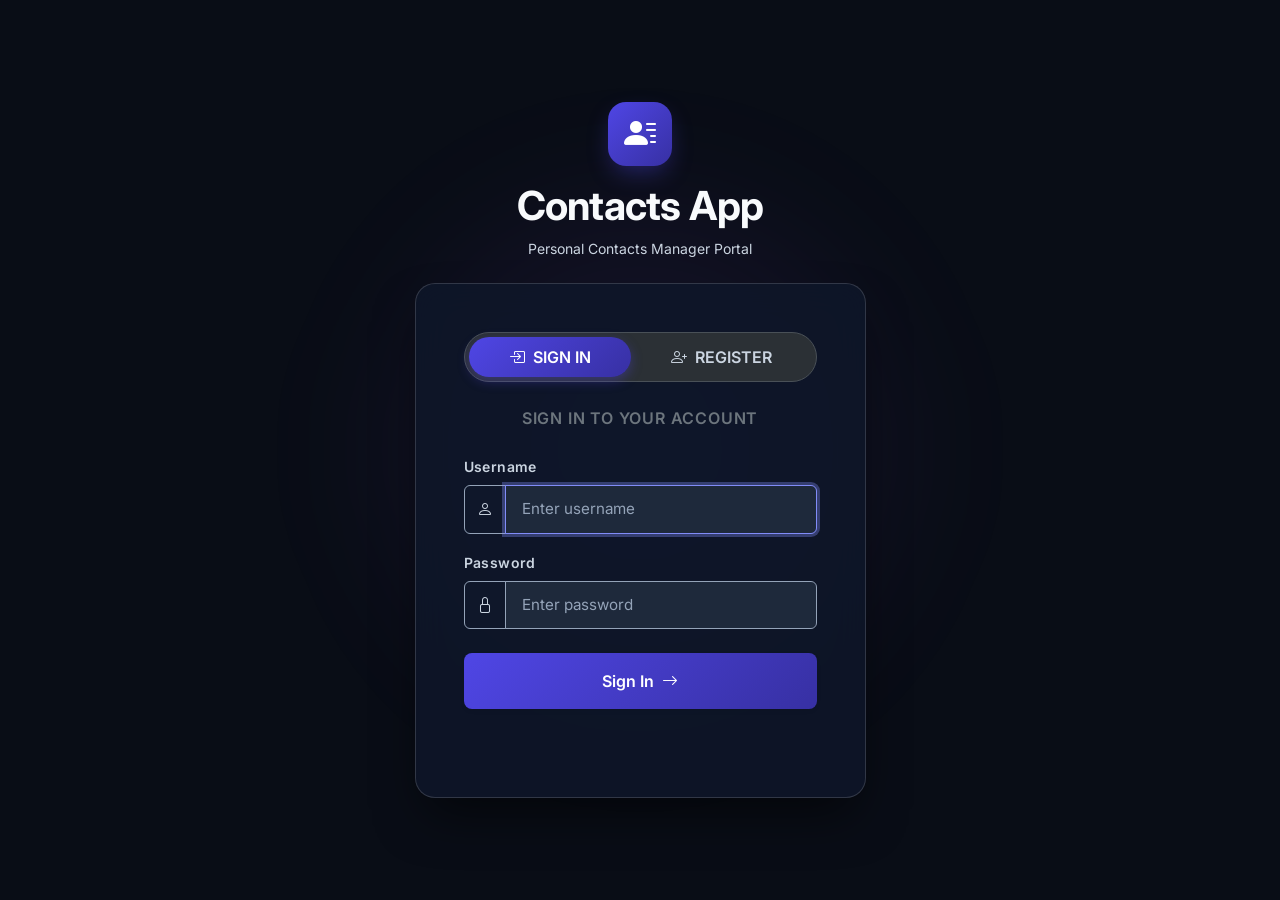
<file: index.html>
<!DOCTYPE html>
<html lang="en" data-bs-theme="dark">
<head>
    <meta charset="UTF-8">
    <meta name="viewport" content="width=device-width, initial-scale=1.0">
    <title>Contact Manager — Sign In / Register</title>
    <!-- Google Fonts -->
    <link rel="preconnect" href="https://fonts.googleapis.com">
    <link rel="preconnect" href="https://fonts.gstatic.com" crossorigin>
    <link href="https://fonts.googleapis.com/css2?family=Inter:wght@300;400;500;600;700&display=swap" rel="stylesheet">
    <!-- Bootstrap 5.3 & Icons -->
    <link href="https://cdn.jsdelivr.net/npm/bootstrap@5.3.3/dist/css/bootstrap.min.css" rel="stylesheet">
    <link href="https://cdn.jsdelivr.net/npm/bootstrap-icons@1.11.3/font/bootstrap-icons.min.css" rel="stylesheet">
    <!-- Custom Styles -->
    <link href="css/styles.css" rel="stylesheet">
    <!-- Core Application Logic -->
    <script type="text/javascript" src="js/code.js"></script>
</head>
<body class="d-flex align-items-center justify-content-center min-vh-100 py-5">
    <div class="background-glow"></div>
    <main class="container">
        <div class="row justify-content-center">
            <div class="col-12 col-sm-10 col-md-8 col-lg-5">
                
                <!-- Title Header -->
                <div class="text-center mb-4">
                    <div class="app-icon-wrapper mb-3 mx-auto">
                        <i class="bi bi-person-lines-fill"></i>
                    </div>
                    <h1 id="title" class="fw-bold tracking-tight">Contacts App</h1>
                    <p class="text-secondary-contrast small mb-0">Personal Contacts Manager Portal</p>
                </div>

                <!-- Main Glassmorphism Card -->
                <div id="loginDiv" class="card glass-card shadow-lg border-0 p-4 p-sm-5">
                    <div class="card-body p-0">
                        
                        <!-- Nav Pills for Switching between Sign In and Register -->
                        <ul class="nav nav-pills nav-fill bg-body-tertiary p-1 rounded-pill mb-4 border" id="authTabs" role="tablist">
                            <li class="nav-item" role="presentation">
                                <button class="nav-link active rounded-pill py-2 small fw-semibold text-uppercase tracking-wider" 
                                        id="tab-login" data-bs-toggle="pill" data-bs-target="#loginTabPane" type="button" role="tab" 
                                        aria-controls="loginTabPane" aria-selected="true">
                                    <i class="bi bi-box-arrow-in-right me-1"></i> Sign In
                                </button>
                            </li>
                            <li class="nav-item" role="presentation">
                                <button class="nav-link rounded-pill py-2 small fw-semibold text-uppercase tracking-wider" 
                                        id="tab-register" data-bs-toggle="pill" data-bs-target="#registerTabPane" type="button" role="tab" 
                                        aria-controls="registerTabPane" aria-selected="false">
                                    <i class="bi bi-person-plus me-1"></i> Register
                                </button>
                            </li>
                        </ul>

                        <div class="tab-content" id="authTabsContent">
                            
                            <!-- ================= SIGN IN VIEW ================= -->
                            <div class="tab-pane fade show active" id="loginTabPane" role="tabpanel" aria-labelledby="tab-login" tabindex="0">
                                <span id="inner-title" class="d-block text-center fw-semibold text-uppercase tracking-wider mb-4 fs-6 text-secondary">
                                    Sign In to Your Account
                                </span>
                                
                                <form id="loginForm" onsubmit="event.preventDefault(); doLogin(event);" class="needs-validation">
                                    <!-- Username Input Group -->
                                    <div class="mb-3">
                                        <label for="loginName" class="form-label form-label-contrast small">Username</label>
                                        <div class="input-group">
                                            <span class="input-group-text"><i class="bi bi-person text-secondary-contrast"></i></span>
                                            <input type="text" id="loginName" class="form-control" placeholder="Enter username" 
                                                   autocomplete="username" autocapitalize="none" spellcheck="false" required autofocus />
                                        </div>
                                    </div>
                                    
                                    <!-- Password Input Group -->
                                    <div class="mb-4">
                                        <label for="loginPassword" class="form-label form-label-contrast small">Password</label>
                                        <div class="input-group">
                                            <span class="input-group-text"><i class="bi bi-lock text-secondary-contrast"></i></span>
                                            <input type="password" id="loginPassword" class="form-control" placeholder="Enter password" 
                                                   autocomplete="current-password" required />
                                        </div>
                                    </div>

                                    <!-- Login Button -->
                                    <button type="submit" id="loginButton" class="buttons btn btn-primary w-100 py-3 fw-semibold rounded-3 shadow-sm d-flex align-items-center justify-content-center gap-2">
                                        <span>Sign In</span>
                                        <i class="bi bi-arrow-right"></i>
                                    </button>
                                </form>

                                <!-- Feedback Result Message -->
                                <div class="mt-3 text-center">
                                    <span id="loginResult" class="small fw-semibold"></span>
                                </div>
                            </div>

                            <!-- ================= REGISTER VIEW ================= -->
                            <div class="tab-pane fade" id="registerTabPane" role="tabpanel" aria-labelledby="tab-register" tabindex="0">
                                <span class="d-block text-center fw-semibold text-uppercase tracking-wider mb-4 fs-6 text-secondary">
                                    Create a New Account
                                </span>
                                
                                <form id="registerForm" onsubmit="event.preventDefault(); doRegister(event);" class="needs-validation">
                                    <!-- First & Last Name row -->
                                    <div class="row g-2 mb-3">
                                        <div class="col-6">
                                            <label for="registerFirstName" class="form-label form-label-contrast small">First Name</label>
                                            <input type="text" id="registerFirstName" class="form-control" placeholder="Jane" 
                                                   autocomplete="given-name" required />
                                        </div>
                                        <div class="col-6">
                                            <label for="registerLastName" class="form-label form-label-contrast small">Last Name</label>
                                            <input type="text" id="registerLastName" class="form-control" placeholder="Doe" 
                                                   autocomplete="family-name" required />
                                        </div>
                                    </div>

                                    <!-- Register Username -->
                                    <div class="mb-3">
                                        <label for="registerUsername" class="form-label form-label-contrast small">Username</label>
                                        <div class="input-group">
                                            <span class="input-group-text"><i class="bi bi-person text-secondary-contrast"></i></span>
                                            <input type="text" id="registerUsername" class="form-control" placeholder="Choose a username" 
                                                   autocomplete="username" autocapitalize="none" spellcheck="false" required />
                                        </div>
                                    </div>
                                    
                                    <!-- Register Password -->
                                    <div class="mb-3">
                                        <label for="registerPassword" class="form-label form-label-contrast small">Password</label>
                                        <div class="input-group">
                                            <span class="input-group-text"><i class="bi bi-lock text-secondary-contrast"></i></span>
                                            <input type="password" id="registerPassword" class="form-control" placeholder="At least 8 characters" 
                                                   autocomplete="new-password" minlength="8" required />
                                        </div>
                                        <span class="text-secondary small d-block mt-1">Must be at least 8 characters.</span>
                                    </div>

                                    <!-- Confirm Password -->
                                    <div class="mb-4">
                                        <label for="registerConfirmPassword" class="form-label form-label-contrast small">Confirm Password</label>
                                        <div class="input-group">
                                            <span class="input-group-text"><i class="bi bi-shield-lock text-secondary-contrast"></i></span>
                                            <input type="password" id="registerConfirmPassword" class="form-control" placeholder="Re-enter password" 
                                                   autocomplete="new-password" minlength="8" required />
                                        </div>
                                    </div>

                                    <!-- Register Button -->
                                    <button type="submit" id="registerButton" class="buttons btn btn-success w-100 py-3 fw-semibold rounded-3 shadow-sm d-flex align-items-center justify-content-center gap-2">
                                        <span>Create Account</span>
                                        <i class="bi bi-check2-circle"></i>
                                    </button>
                                </form>

                                <!-- Feedback Result Message -->
                                <div class="mt-3 text-center">
                                    <span id="registerResult" class="small fw-semibold"></span>
                                </div>
                            </div>

                        </div>

                    </div>
                </div>

            </div>
        </div>
    </main>

    <script src="https://cdn.jsdelivr.net/npm/bootstrap@5.3.3/dist/js/bootstrap.bundle.min.js"></script>
    <script type="text/javascript">
        // Auto-switch to register tab if requested via URL hash (#register) or query (?tab=register)
        document.addEventListener("DOMContentLoaded", function() {
            if (window.location.hash === "#register" || new URLSearchParams(window.location.search).get("tab") === "register") {
                const regTabBtn = document.getElementById("tab-register");
                if (regTabBtn) {
                    const tabTrigger = new bootstrap.Tab(regTabBtn);
                    tabTrigger.show();
                }
            }
        });
    </script>
</body>
</html>
</file>
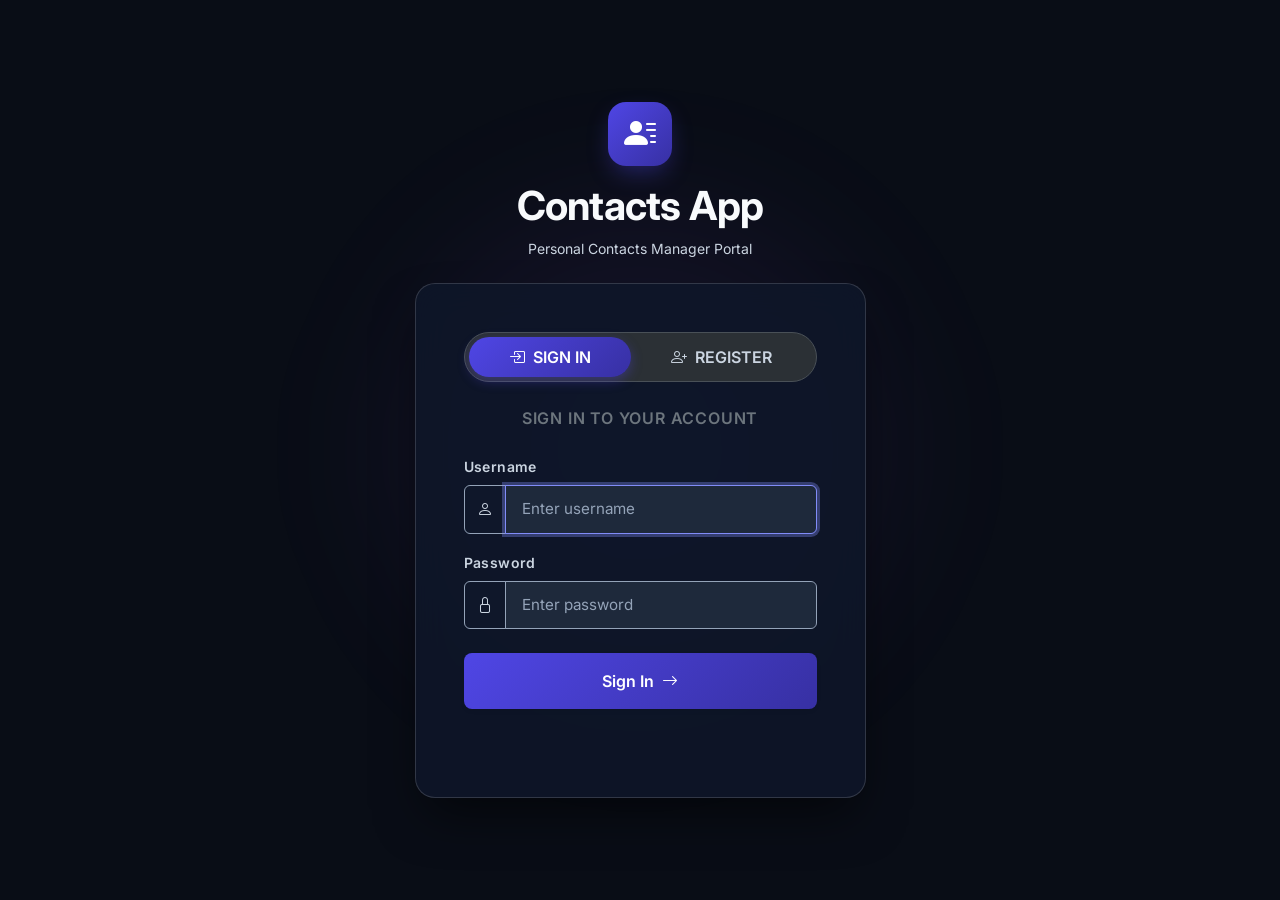
<file: contacts.html>
<!DOCTYPE html>
<html lang="en" data-bs-theme="dark">
<head>
    <meta charset="UTF-8">
    <meta name="viewport" content="width=device-width, initial-scale=1.0">
    <title>Contact Manager — Dashboard</title>
    <!-- Google Fonts -->
    <link rel="preconnect" href="https://fonts.googleapis.com">
    <link rel="preconnect" href="https://fonts.gstatic.com" crossorigin>
    <link href="https://fonts.googleapis.com/css2?family=Inter:wght@300;400;500;600;700&display=swap" rel="stylesheet">
    <!-- Bootstrap 5.3 & Icons -->
    <link href="https://cdn.jsdelivr.net/npm/bootstrap@5.3.3/dist/css/bootstrap.min.css" rel="stylesheet">
    <link href="https://cdn.jsdelivr.net/npm/bootstrap-icons@1.11.3/font/bootstrap-icons.min.css" rel="stylesheet">
    <!-- Custom Styles -->
    <link href="css/styles.css?v=2.4" rel="stylesheet">
    <!-- Core Application Logic -->
    <script type="text/javascript" src="js/code.js?v=2.5"></script>
    <script type="text/javascript">
        document.addEventListener('DOMContentLoaded', function() {
            readCookie();
        }, false);
    </script>
</head>
<body class="py-4 py-md-5">
    <div class="background-glow"></div>
    <main class="container">
        <div class="row justify-content-center">
            <div class="col-12 col-xl-11">

                <!-- Header / User Bar (Matching Colors App Reference) -->
                <div class="d-flex flex-column flex-md-row align-items-center justify-content-between mb-4 pb-3 border-bottom border-secondary-subtle gap-3">
                    <div class="d-flex align-items-center gap-3">
                        <div class="app-icon-wrapper-sm">
                            <i class="bi bi-person-lines-fill"></i>
                        </div>
                        <div>
                            <h1 id="title" class="h3 fw-bold mb-0">Contacts App</h1>
                            <p class="text-secondary-contrast small mb-0">Personal Contacts Manager Portal</p>
                        </div>
                    </div>
                    
                    <!-- Logged In User Info & Logout Button -->
                    <div id="loggedInDiv" class="d-flex align-items-center gap-3 bg-body-tertiary px-3 py-2 rounded-pill border shadow-sm">
                        <span id="userName" class="small fw-medium text-body"></span>
                        <button type="button" id="logoutButton" class="buttons btn btn-outline-danger btn-sm rounded-pill px-3" onclick="doLogout();">
                            <i class="bi bi-box-arrow-right me-1"></i> Log Out
                        </button>
                    </div>
                </div>

                <!-- Admin Navigation Switcher (Displayed only when user role is Admin) -->
                <div id="adminNavTab" class="d-none mb-4">
                    <ul class="nav nav-pills nav-fill bg-body-tertiary p-1 rounded-pill border shadow-sm" id="rolePills" role="tablist">
                        <li class="nav-item" role="presentation">
                            <button class="nav-link active rounded-pill py-2 small fw-semibold text-uppercase tracking-wider" 
                                    id="pills-contacts-tab" data-bs-toggle="pill" data-bs-target="#pills-contacts" type="button" role="tab" 
                                    aria-controls="pills-contacts" aria-selected="true">
                                <i class="bi bi-person-lines-fill me-1"></i> My Contacts
                            </button>
                        </li>
                        <li class="nav-item" role="presentation">
                            <button class="nav-link rounded-pill py-2 small fw-semibold text-uppercase tracking-wider" 
                                    id="pills-admin-tab" data-bs-toggle="pill" data-bs-target="#pills-admin" type="button" role="tab" 
                                    aria-controls="pills-admin" aria-selected="false">
                                <i class="bi bi-shield-lock-fill me-1"></i> Admin Portal
                            </button>
                        </li>
                    </ul>
                </div>

                <div class="tab-content" id="dashboardTabContent">
                    
                    <!-- ================= TAB 1: CONTACTS MANAGEMENT VIEW ================= -->
                    <div class="tab-pane fade show active" id="pills-contacts" role="tabpanel" aria-labelledby="pills-contacts-tab" tabindex="0">
                        <div id="accessUIDiv" class="card glass-card shadow-lg border-0 p-4 p-md-5 mb-4">
                            <div class="card-body p-0">
                                <h2 class="h5 fw-bold mb-4 d-flex align-items-center gap-2 text-white">
                                    <i class="bi bi-sliders text-primary"></i> Contact Manager
                                </h2>

                                <!-- Search Section -->
                                <div class="section-card p-4 rounded-4 border mb-4">
                                    <label for="searchText" class="form-label form-label-contrast small text-uppercase">Search Contacts</label>
                                    <div class="input-group">
                                        <span class="input-group-text"><i class="bi bi-search text-secondary-contrast"></i></span>
                                        <input type="text" id="searchText" class="form-control" 
                                               placeholder="Search by name, nickname, email, or phone number…" 
                                               oninput="debouncedSearchContacts();"
                                               onkeyup="if(event.key === 'Enter') searchContacts();" />
                                        <button type="button" id="voiceButton" class="btn btn-outline-secondary" onclick="startVoiceSearch();" title="Search by voice" aria-label="Search contacts by voice">
                                            <i class="bi bi-mic"></i>
                                        </button>
                                        <button type="button" class="btn btn-outline-secondary" onclick="clearSearch();" title="Clear Search" aria-label="Clear Search">
                                            <i class="bi bi-x-lg"></i>
                                        </button>
                                        <button type="button" id="searchContactButton" class="buttons btn btn-primary px-4 fw-semibold" onclick="searchContacts();">
                                            Search
                                        </button>
                                    </div>
                                    <div class="mt-3">
                                        <span id="contactSearchResult" class="text-info-wcag small fw-semibold"></span>
                                        <div id="contactList" class="mt-3"></div>
                                    </div>
                                </div>

                                <!-- Add Contact Section -->
                                <div class="section-card p-4 rounded-4 border">
                                    <label class="form-label form-label-contrast small text-uppercase mb-3">Add New Contact</label>
                                    <form onsubmit="event.preventDefault(); addContact(event);">
                                        <div class="row g-3 mb-3">
                                            <div class="col-12 col-sm-4">
                                                <label for="contactFirstName" class="form-label text-secondary small">First Name</label>
                                                <input type="text" id="contactFirstName" class="form-control" placeholder="Jane" />
                                            </div>
                                            <div class="col-12 col-sm-4">
                                                <label for="contactLastName" class="form-label text-secondary small">Last Name</label>
                                                <input type="text" id="contactLastName" class="form-control" placeholder="Doe" />
                                            </div>
                                            <div class="col-12 col-sm-4">
                                                <label for="contactNickName" class="form-label text-secondary small">Nickname <span class="text-secondary opacity-75">(Optional)</span></label>
                                                <input type="text" id="contactNickName" class="form-control" placeholder="Janie" />
                                            </div>
                                        </div>
                                        <div class="row g-3 mb-3">
                                            <div class="col-12 col-sm-6">
                                                <label for="contactEmail" class="form-label text-secondary small">Email Address</label>
                                                <input type="email" id="contactEmail" class="form-control" placeholder="jane@example.com" required />
                                            </div>
                                            <div class="col-12 col-sm-6">
                                                <label for="contactPhone" class="form-label text-secondary small">Phone Number</label>
                                                <input type="tel" id="contactPhone" class="form-control" placeholder="(555) 123-4567" required />
                                            </div>
                                        </div>
                                        <button type="submit" id="addContactButton" class="buttons btn btn-success px-4 py-2 fw-semibold d-flex align-items-center gap-2">
                                            <i class="bi bi-plus-circle"></i>
                                            <span>Add Contact</span>
                                        </button>
                                    </form>
                                    <div class="mt-2 text-start">
                                        <span id="contactAddResult" class="small fw-semibold"></span>
                                    </div>
                                </div>

                            </div>
                        </div>
                    </div>

                    <!-- ================= TAB 2: ADMIN PORTAL VIEW ================= -->
                    <div class="tab-pane fade" id="pills-admin" role="tabpanel" aria-labelledby="pills-admin-tab" tabindex="0">
                        <div class="card glass-card shadow-lg border-0 p-4 p-md-5 mb-4">
                            <div class="card-body p-0">
                                <div class="d-flex flex-column flex-md-row justify-content-between align-items-md-center gap-3 mb-4">
                                    <h2 class="h5 fw-bold mb-0 d-flex align-items-center gap-2 text-white">
                                        <i class="bi bi-shield-shaded text-warning"></i> Administrator Control Center
                                    </h2>
                                    <button type="button" class="btn btn-outline-primary btn-sm rounded-pill px-3" onclick="openAdminCreateUserModal();">
                                        <i class="bi bi-person-plus-fill me-1"></i> Create Admin / User
                                    </button>
                                </div>

                                <!-- Stat Widgets -->
                                <div class="row g-3 mb-4">
                                    <div class="col-12 col-sm-4">
                                        <div class="stat-card">
                                            <div class="stat-label">Total Accounts</div>
                                            <div class="stat-value text-primary" id="statTotalUsers">0</div>
                                        </div>
                                    </div>
                                    <div class="col-12 col-sm-4">
                                        <div class="stat-card">
                                            <div class="stat-label">Active Users</div>
                                            <div class="stat-value text-success-wcag" id="statActiveUsers">0</div>
                                        </div>
                                    </div>
                                    <div class="col-12 col-sm-4">
                                        <div class="stat-card">
                                            <div class="stat-label">Suspended Users</div>
                                            <div class="stat-value text-danger-wcag" id="statSuspendedUsers">0</div>
                                        </div>
                                    </div>
                                </div>

                                <!-- User Management Section -->
                                <div class="section-card p-4 rounded-4 border">
                                    <div class="d-flex flex-column flex-md-row justify-content-between align-items-md-center gap-3 mb-3">
                                        <div>
                                            <h3 class="h6 fw-bold text-white mb-1">User Directory & Status Management</h3>
                                            <p class="text-secondary small mb-0">Suspend accounts, reset user passwords, or inspect contact entries.</p>
                                        </div>
                                        <div class="w-100 w-md-auto" style="max-width: 320px;">
                                            <div class="input-group input-group-sm">
                                                <span class="input-group-text"><i class="bi bi-search"></i></span>
                                                <input type="text" id="adminUserSearch" class="form-control form-control-sm" 
                                                       placeholder="Filter by username or name…" 
                                                       onkeyup="searchAdminUsers();" />
                                            </div>
                                        </div>
                                    </div>

                                    <div class="table-responsive">
                                        <table class="table table-dark-custom mb-0">
                                            <thead>
                                                <tr>
                                                    <th>ID</th>
                                                    <th>User Details</th>
                                                    <th>Role</th>
                                                    <th>Status</th>
                                                    <th>Created</th>
                                                    <th>Actions</th>
                                                </tr>
                                            </thead>
                                            <tbody id="adminUserTableBody">
                                                <!-- Populated dynamically via code.js -->
                                            </tbody>
                                        </table>
                                    </div>
                                </div>

                            </div>
                        </div>
                    </div>

                </div>

            </div>
        </div>
    </main>

    <!-- ================= MODALS ================= -->

    <!-- Edit Contact Modal -->
    <div class="modal fade" id="editContactModal" tabindex="-1" aria-labelledby="editContactModalLabel" aria-hidden="true">
        <div class="modal-dialog modal-dialog-centered">
            <div class="modal-content glass-card border">
                <div class="modal-header border-secondary-subtle">
                    <h2 class="modal-title fs-5 text-white" id="editContactModalLabel">
                        <i class="bi bi-pencil-square text-primary me-2"></i>Edit Contact
                    </h2>
                    <button type="button" class="btn-close btn-close-white" data-bs-dismiss="modal" aria-label="Close"></button>
                </div>
                <div class="modal-body">
                    <form onsubmit="event.preventDefault(); saveEditContact();">
                        <input type="hidden" id="editContactId" />
                        <div class="row g-2 mb-3">
                            <div class="col-4">
                                <label for="editFirstName" class="form-label text-secondary small">First Name</label>
                                <input type="text" id="editFirstName" class="form-control" />
                            </div>
                            <div class="col-4">
                                <label for="editLastName" class="form-label text-secondary small">Last Name</label>
                                <input type="text" id="editLastName" class="form-control" />
                            </div>
                            <div class="col-4">
                                <label for="editNickName" class="form-label text-secondary small">Nickname</label>
                                <input type="text" id="editNickName" class="form-control" placeholder="Optional" />
                            </div>
                        </div>
                        <div class="mb-3">
                            <label for="editEmail" class="form-label text-secondary small">Email Address</label>
                            <input type="email" id="editEmail" class="form-control" required />
                        </div>
                        <div class="mb-3">
                            <label for="editPhone" class="form-label text-secondary small">Phone Number</label>
                            <input type="tel" id="editPhone" class="form-control" required />
                        </div>
                        <div class="text-start">
                            <span id="editContactResult" class="small fw-semibold"></span>
                        </div>
                    </form>
                </div>
                <div class="modal-footer border-secondary-subtle">
                    <button type="button" class="btn btn-outline-secondary" data-bs-dismiss="modal">Cancel</button>
                    <button type="button" class="btn btn-primary" onclick="saveEditContact();">Save Changes</button>
                </div>
            </div>
        </div>
    </div>

    <!-- Delete Confirmation Modal -->
    <div class="modal fade" id="deleteConfirmModal" tabindex="-1" aria-hidden="true">
        <div class="modal-dialog modal-dialog-centered">
            <div class="modal-content glass-card border">
                <div class="modal-header border-secondary-subtle">
                    <h2 class="modal-title fs-5 text-danger">
                        <i class="bi bi-exclamation-triangle-fill me-2"></i>Delete Contact
                    </h2>
                    <button type="button" class="btn-close btn-close-white" data-bs-dismiss="modal" aria-label="Close"></button>
                </div>
                <div class="modal-body text-white">
                    <p class="mb-1">Are you sure you want to delete this contact?</p>
                    <p class="text-secondary-contrast fw-bold" id="deleteContactName"></p>
                    <p class="small text-danger mb-0">This action cannot be undone.</p>
                </div>
                <div class="modal-footer border-secondary-subtle">
                    <button type="button" class="btn btn-outline-secondary" data-bs-dismiss="modal">Cancel</button>
                    <button type="button" class="btn btn-danger" onclick="executeDeleteContact();">Delete</button>
                </div>
            </div>
        </div>
    </div>

    <!-- Admin: Change User Password Modal -->
    <div class="modal fade" id="adminPasswordModal" tabindex="-1" aria-hidden="true">
        <div class="modal-dialog modal-dialog-centered">
            <div class="modal-content glass-card border">
                <div class="modal-header border-secondary-subtle">
                    <h2 class="modal-title fs-5 text-white">
                        <i class="bi bi-key text-warning me-2"></i>Reset User Password
                    </h2>
                    <button type="button" class="btn-close btn-close-white" data-bs-dismiss="modal" aria-label="Close"></button>
                </div>
                <div class="modal-body">
                    <p class="text-secondary small mb-3">Updating password for user: <strong class="text-white" id="adminPasswordTargetUsername"></strong></p>
                    <div class="mb-3">
                        <label for="adminNewPassword" class="form-label text-secondary small">New Password (min 8 characters)</label>
                        <input type="password" id="adminNewPassword" class="form-control" minlength="8" required />
                    </div>
                    <div class="text-start">
                        <span id="adminPasswordResult" class="small fw-semibold"></span>
                    </div>
                </div>
                <div class="modal-footer border-secondary-subtle">
                    <button type="button" class="btn btn-outline-secondary" data-bs-dismiss="modal">Cancel</button>
                    <button type="button" class="btn btn-warning" onclick="saveAdminPassword();">Update Password</button>
                </div>
            </div>
        </div>
    </div>

    <!-- Admin: Create User/Admin Modal -->
    <div class="modal fade" id="adminCreateUserModal" tabindex="-1" aria-hidden="true">
        <div class="modal-dialog modal-dialog-centered">
            <div class="modal-content glass-card border">
                <div class="modal-header border-secondary-subtle">
                    <h2 class="modal-title fs-5 text-white">
                        <i class="bi bi-person-plus text-primary me-2"></i>Create New Account
                    </h2>
                    <button type="button" class="btn-close btn-close-white" data-bs-dismiss="modal" aria-label="Close"></button>
                </div>
                <div class="modal-body">
                    <form onsubmit="event.preventDefault(); saveAdminCreateUser();">
                        <div class="row g-2 mb-3">
                            <div class="col-6">
                                <label for="adminCreateFirstName" class="form-label text-secondary small">First Name</label>
                                <input type="text" id="adminCreateFirstName" class="form-control" required />
                            </div>
                            <div class="col-6">
                                <label for="adminCreateLastName" class="form-label text-secondary small">Last Name</label>
                                <input type="text" id="adminCreateLastName" class="form-control" required />
                            </div>
                        </div>
                        <div class="mb-3">
                            <label for="adminCreateUsername" class="form-label text-secondary small">Username</label>
                            <input type="text" id="adminCreateUsername" class="form-control" required />
                        </div>
                        <div class="mb-3">
                            <label for="adminCreatePassword" class="form-label text-secondary small">Password (min 8 characters)</label>
                            <input type="password" id="adminCreatePassword" class="form-control" minlength="8" required />
                        </div>
                        <div class="mb-3">
                            <label for="adminCreateRole" class="form-label text-secondary small">Account Role</label>
                            <select id="adminCreateRole" class="form-select form-control">
                                <option value="User">Regular User</option>
                                <option value="Admin">Administrator</option>
                            </select>
                        </div>
                        <div class="text-start">
                            <span id="adminCreateResult" class="small fw-semibold"></span>
                        </div>
                    </form>
                </div>
                <div class="modal-footer border-secondary-subtle">
                    <button type="button" class="btn btn-outline-secondary" data-bs-dismiss="modal">Cancel</button>
                    <button type="button" class="btn btn-primary" onclick="saveAdminCreateUser();">Create Account</button>
                </div>
            </div>
        </div>
    </div>

    <!-- Admin: View User Contacts Modal -->
    <div class="modal fade" id="adminViewContactsModal" tabindex="-1" aria-hidden="true">
        <div class="modal-dialog modal-dialog-centered">
            <div class="modal-content glass-card border">
                <div class="modal-header border-secondary-subtle">
                    <h2 class="modal-title fs-5 text-white">
                        <i class="bi bi-person-badge text-info me-2"></i>User Contacts: @<span id="adminViewContactsUsername"></span>
                    </h2>
                    <button type="button" class="btn-close btn-close-white" data-bs-dismiss="modal" aria-label="Close"></button>
                </div>
                <div class="modal-body" id="adminViewContactsList">
                    <!-- Populated dynamically -->
                </div>
                <div class="modal-footer border-secondary-subtle">
                    <button type="button" class="btn btn-outline-secondary" data-bs-dismiss="modal">Close</button>
                </div>
            </div>
        </div>
    </div>

    <script src="https://cdn.jsdelivr.net/npm/bootstrap@5.3.3/dist/js/bootstrap.bundle.min.js"></script>
</body>
</html>
</file>
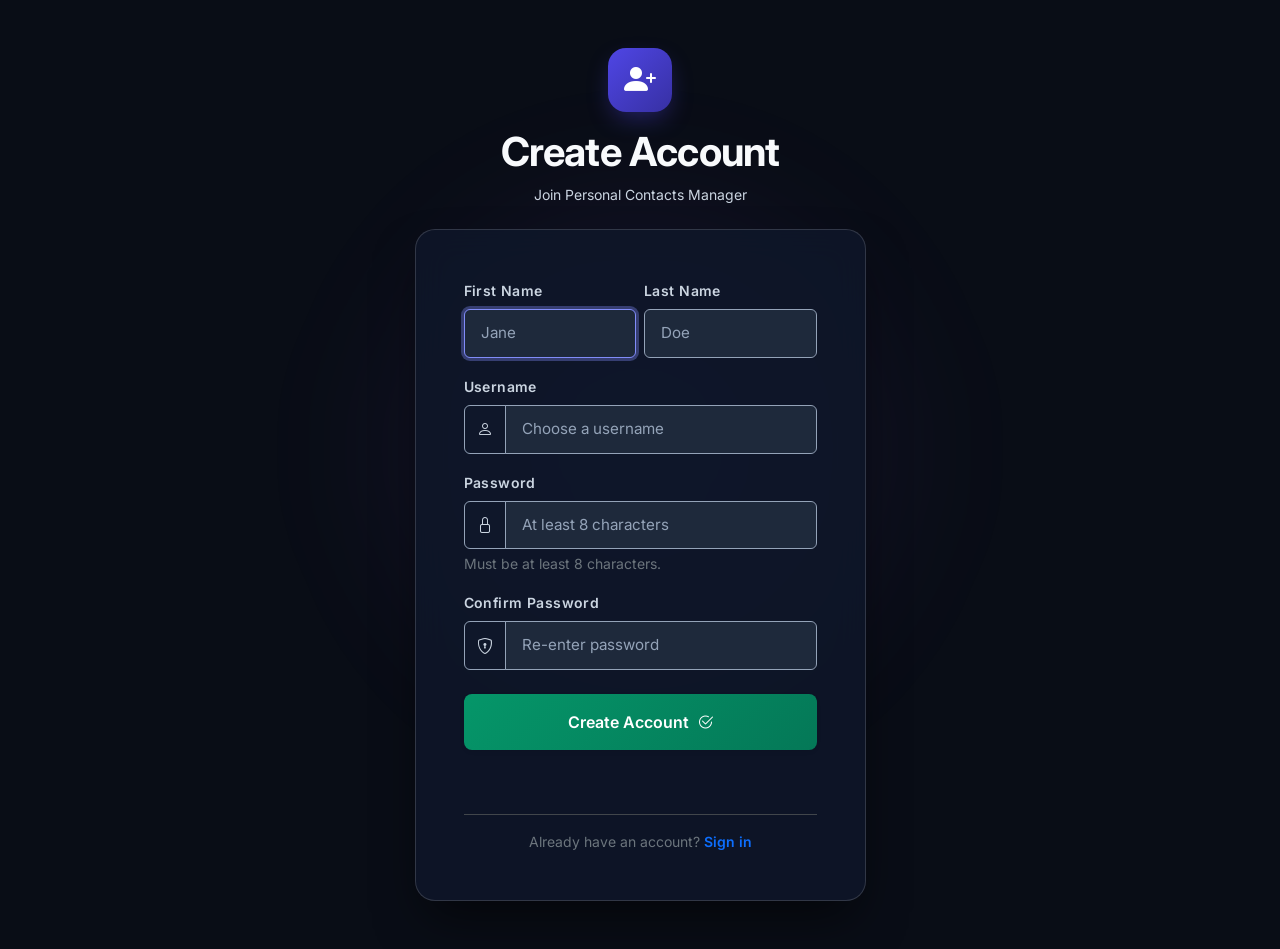
<file: signup.html>
<!DOCTYPE html>
<html lang="en" data-bs-theme="dark">
<head>
    <meta charset="UTF-8">
    <meta name="viewport" content="width=device-width, initial-scale=1.0">
    <title>Contact Manager — Create Account</title>
    <!-- Google Fonts -->
    <link rel="preconnect" href="https://fonts.googleapis.com">
    <link rel="preconnect" href="https://fonts.gstatic.com" crossorigin>
    <link href="https://fonts.googleapis.com/css2?family=Inter:wght@300;400;500;600;700&display=swap" rel="stylesheet">
    <!-- Bootstrap 5.3 & Icons -->
    <link href="https://cdn.jsdelivr.net/npm/bootstrap@5.3.3/dist/css/bootstrap.min.css" rel="stylesheet">
    <link href="https://cdn.jsdelivr.net/npm/bootstrap-icons@1.11.3/font/bootstrap-icons.min.css" rel="stylesheet">
    <!-- Custom Styles -->
    <link href="css/styles.css" rel="stylesheet">
    <!-- Core Application Logic -->
    <script type="text/javascript" src="js/code.js"></script>
</head>
<body class="d-flex align-items-center justify-content-center min-vh-100 py-5">
    <div class="background-glow"></div>
    <main class="container">
        <div class="row justify-content-center">
            <div class="col-12 col-sm-10 col-md-8 col-lg-5">
                
                <!-- Title Header -->
                <div class="text-center mb-4">
                    <div class="app-icon-wrapper mb-3 mx-auto">
                        <i class="bi bi-person-plus-fill"></i>
                    </div>
                    <h1 id="title" class="fw-bold tracking-tight">Create Account</h1>
                    <p class="text-secondary-contrast small mb-0">Join Personal Contacts Manager</p>
                </div>

                <!-- Main Glassmorphism Card -->
                <div class="card glass-card shadow-lg border-0 p-4 p-sm-5">
                    <div class="card-body p-0">
                        
                        <form id="registerForm" onsubmit="event.preventDefault(); doRegister(event);" class="needs-validation">
                            <!-- First & Last Name row -->
                            <div class="row g-2 mb-3">
                                <div class="col-6">
                                    <label for="registerFirstName" class="form-label form-label-contrast small">First Name</label>
                                    <input type="text" id="registerFirstName" class="form-control" placeholder="Jane" 
                                           autocomplete="given-name" required autofocus />
                                </div>
                                <div class="col-6">
                                    <label for="registerLastName" class="form-label form-label-contrast small">Last Name</label>
                                    <input type="text" id="registerLastName" class="form-control" placeholder="Doe" 
                                           autocomplete="family-name" required />
                                </div>
                            </div>

                            <!-- Register Username -->
                            <div class="mb-3">
                                <label for="registerUsername" class="form-label form-label-contrast small">Username</label>
                                <div class="input-group">
                                    <span class="input-group-text"><i class="bi bi-person text-secondary-contrast"></i></span>
                                    <input type="text" id="registerUsername" class="form-control" placeholder="Choose a username" 
                                           autocomplete="username" autocapitalize="none" spellcheck="false" required />
                                </div>
                            </div>
                            
                            <!-- Register Password -->
                            <div class="mb-3">
                                <label for="registerPassword" class="form-label form-label-contrast small">Password</label>
                                <div class="input-group">
                                    <span class="input-group-text"><i class="bi bi-lock text-secondary-contrast"></i></span>
                                    <input type="password" id="registerPassword" class="form-control" placeholder="At least 8 characters" 
                                           autocomplete="new-password" minlength="8" required />
                                </div>
                                <span class="text-secondary small d-block mt-1">Must be at least 8 characters.</span>
                            </div>

                            <!-- Confirm Password -->
                            <div class="mb-4">
                                <label for="registerConfirmPassword" class="form-label form-label-contrast small">Confirm Password</label>
                                <div class="input-group">
                                    <span class="input-group-text"><i class="bi bi-shield-lock text-secondary-contrast"></i></span>
                                    <input type="password" id="registerConfirmPassword" class="form-control" placeholder="Re-enter password" 
                                           autocomplete="new-password" minlength="8" required />
                                </div>
                            </div>

                            <!-- Register Button -->
                            <button type="submit" id="registerButton" class="buttons btn btn-success w-100 py-3 fw-semibold rounded-3 shadow-sm d-flex align-items-center justify-content-center gap-2">
                                <span>Create Account</span>
                                <i class="bi bi-check2-circle"></i>
                            </button>
                        </form>

                        <!-- Feedback Result Message -->
                        <div class="mt-3 text-center">
                            <span id="registerResult" class="small fw-semibold"></span>
                        </div>

                        <div class="mt-4 pt-3 border-top border-secondary-subtle text-center small text-secondary">
                            Already have an account? <a href="index.html" class="text-primary text-decoration-none fw-semibold">Sign in</a>
                        </div>

                    </div>
                </div>

            </div>
        </div>
    </main>

    <script src="https://cdn.jsdelivr.net/npm/bootstrap@5.3.3/dist/js/bootstrap.bundle.min.js"></script>
</body>
</html>
</file>
<file: css/styles.css>
/* ============================================================
   WCAG 2.1 AA / AAA Compliant Modern Theme Styles
   ============================================================ */

:root {
    --app-font: 'Inter', system-ui, -apple-system, sans-serif;
    
    /* WCAG AA/AAA Compliant Palette Tokens */
    --bg-dark: #090d16;
    --bg-card: #0f172a;
    --bg-section: #1e293b;
    --bg-input: #1e293b;

    /* High Contrast Text Tokens */
    --text-primary: #f8fafc;       /* 17.8:1 contrast on card */
    --text-secondary: #cbd5e1;     /* 12.0:1 contrast on card / 9.8:1 on section */
    --text-muted: #94a3b8;         /* 5.7:1 contrast on section */
    
    /* High Contrast Feedback Colors */
    --color-error: #f87171;         /* 6.45:1 contrast on card */
    --color-success: #34d399;       /* 9.29:1 contrast on card */
    --color-info: #38bdf8;          /* 6.83:1 contrast on section */
    --color-warning: #fbbf24;
    
    /* Button Gradients meeting >= 4.5:1 contrast against #ffffff text */
    --primary-gradient: linear-gradient(135deg, #4f46e5 0%, #3730a3 100%);
    --success-gradient: linear-gradient(135deg, #059669 0%, #047857 100%);
}

body {
    font-family: var(--app-font);
    background: var(--bg-dark);
    color: var(--text-primary);
    min-height: 100vh;
    position: relative;
    overflow-x: hidden;
}

/* Background Ambient Glow Effects */
.background-glow {
    position: fixed;
    top: 50%;
    left: 50%;
    transform: translate(-50%, -50%);
    width: 650px;
    height: 650px;
    background: radial-gradient(circle, rgba(99, 102, 241, 0.12) 0%, rgba(168, 85, 247, 0.06) 40%, transparent 70%);
    z-index: -1;
    pointer-events: none;
    filter: blur(50px);
}

/* Typography & Titles */
#title {
    font-family: var(--app-font);
    color: var(--text-primary) !important;
    letter-spacing: -0.02em;
}

.text-secondary-contrast {
    color: var(--text-secondary) !important;
}

.form-label-contrast {
    color: var(--text-secondary) !important;
    font-weight: 600;
    letter-spacing: 0.03em;
}

/* App Icon Badges */
.app-icon-wrapper {
    width: 64px;
    height: 64px;
    border-radius: 18px;
    background: var(--primary-gradient);
    display: flex;
    align-items: center;
    justify-content: center;
    font-size: 2rem;
    color: #ffffff;
    box-shadow: 0 10px 25px -5px rgba(79, 70, 229, 0.4);
}

.app-icon-wrapper-sm {
    width: 42px;
    height: 42px;
    border-radius: 12px;
    background: var(--primary-gradient);
    display: flex;
    align-items: center;
    justify-content: center;
    font-size: 1.25rem;
    color: #ffffff;
    box-shadow: 0 4px 14px rgba(79, 70, 229, 0.3);
}

/* Glassmorphism Cards */
.glass-card {
    background: rgba(15, 23, 42, 0.85) !important;
    backdrop-filter: blur(16px);
    -webkit-backdrop-filter: blur(16px);
    border: 1px solid rgba(255, 255, 255, 0.15) !important;
    border-radius: 1.25rem !important;
    box-shadow: 0 25px 50px -12px rgba(0, 0, 0, 0.6) !important;
}

.section-card {
    background: var(--bg-section) !important;
    border: 1px solid rgba(255, 255, 255, 0.12) !important;
}

/* Form Controls, Inputs & High Contrast Placeholders */
.form-control {
    background-color: var(--bg-input) !important;
    color: var(--text-primary) !important;
    border: 1px solid var(--text-muted) !important;
    font-family: var(--app-font);
    padding: 0.75rem 1rem;
    font-size: 0.95rem;
}

.form-control::placeholder {
    color: var(--text-muted) !important;
    opacity: 1 !important; /* 5.71:1 contrast ratio */
}

.form-control:focus {
    box-shadow: 0 0 0 3px rgba(129, 140, 248, 0.35) !important;
    border-color: #818cf8 !important;
}

.input-group-text {
    background-color: #0f172a !important;
    color: var(--text-secondary) !important;
    border: 1px solid var(--text-muted) !important;
}

/* WCAG Compliant Button Styles */
.btn {
    font-family: var(--app-font);
    transition: all 0.2s ease-in-out;
}

.btn-primary {
    background: var(--primary-gradient) !important;
    color: #ffffff !important; /* 9.9:1 contrast ratio */
    border: none;
    box-shadow: 0 4px 14px rgba(55, 48, 163, 0.4);
}

.btn-primary:hover {
    transform: translateY(-1px);
    box-shadow: 0 6px 20px rgba(55, 48, 163, 0.6);
    background: linear-gradient(135deg, #3730a3 0%, #312e81 100%) !important;
}

.btn-success {
    background: var(--success-gradient) !important;
    color: #ffffff !important; /* 5.48:1 contrast ratio */
    border: none;
    box-shadow: 0 4px 14px rgba(4, 120, 87, 0.4);
}

.btn-success:hover {
    transform: translateY(-1px);
    box-shadow: 0 6px 20px rgba(4, 120, 87, 0.6);
    background: linear-gradient(135deg, #047857 0%, #065f46 100%) !important;
}

.btn-outline-danger {
    color: var(--color-error) !important; /* 5.29:1 contrast ratio */
    border-color: var(--color-error) !important;
    background: transparent;
}

.btn-outline-danger:hover {
    color: #ffffff !important;
    background-color: #b91c1c !important;
    border-color: #b91c1c !important;
}

/* Feedback Message Contrast Overrides */
#inner-title {
    color: var(--text-primary);
    letter-spacing: 0.05em;
}

#loginResult, #registerResult {
    display: inline-block;
    color: var(--color-error) !important; /* 6.45:1 contrast */
}

.text-success-wcag {
    color: var(--color-success) !important; /* 9.29:1 contrast */
}

.text-danger-wcag {
    color: var(--color-error) !important; /* 6.45:1 contrast */
}

.text-info-wcag {
    display: inline-block;
    color: var(--color-info) !important; /* 6.83:1 contrast */
}

.text-warning-wcag {
    color: var(--color-warning) !important;
}

/* Nav tabs styling for Sign In / Register toggle */
.nav-pills .nav-link {
    color: var(--text-secondary);
    transition: all 0.2s ease;
}

.nav-pills .nav-link.active {
    background: var(--primary-gradient) !important;
    color: #ffffff !important;
    box-shadow: 0 4px 12px rgba(79, 70, 229, 0.35);
}

/* Role and Status Badges */
.badge-role-admin {
    background: linear-gradient(135deg, #d97706 0%, #b45309 100%) !important;
    color: #ffffff !important;
    font-weight: 600;
    letter-spacing: 0.05em;
    padding: 0.35em 0.75em;
}

.badge-role-user {
    background: linear-gradient(135deg, #6366f1 0%, #4338ca 100%) !important;
    color: #ffffff !important;
    font-weight: 600;
    letter-spacing: 0.05em;
    padding: 0.35em 0.75em;
}

.badge-status-active {
    background: rgba(16, 185, 129, 0.2) !important;
    color: #34d399 !important;
    border: 1px solid rgba(16, 185, 129, 0.4);
    font-weight: 600;
}

.badge-status-suspended {
    background: rgba(239, 68, 68, 0.2) !important;
    color: #f87171 !important;
    border: 1px solid rgba(239, 68, 68, 0.4);
    font-weight: 600;
}

/* Contact Item Card */
.contact-item-card {
    background: rgba(30, 41, 59, 0.7);
    border: 1px solid rgba(255, 255, 255, 0.1);
    border-radius: 1rem;
    transition: all 0.2s ease-in-out;
}

.contact-item-card:hover {
    background: rgba(30, 41, 59, 0.95);
    border-color: rgba(129, 140, 248, 0.3);
    transform: translateY(-2px);
    box-shadow: 0 10px 25px -5px rgba(0, 0, 0, 0.4);
}

/* Contact Avatar Initials */
.contact-avatar {
    width: 44px;
    height: 44px;
    border-radius: 50%;
    background: var(--primary-gradient);
    color: #ffffff;
    font-weight: 700;
    font-size: 1.1rem;
    display: flex;
    align-items: center;
    justify-content: center;
    flex-shrink: 0;
    box-shadow: 0 4px 10px rgba(79, 70, 229, 0.25);
}

/* Quick Action Buttons */
.btn-action-icon {
    width: 34px;
    height: 34px;
    padding: 0;
    display: inline-flex;
    align-items: center;
    justify-content: center;
    border-radius: 0.5rem;
    transition: all 0.15s ease-in-out;
}

.btn-action-icon:hover {
    transform: scale(1.08);
}

/* Contact Card Subtitle / Nickname (WCAG AAA High Contrast) */
.contact-card-nickname {
    color: #93c5fd; /* Soft radiant sky-blue: 9.8:1 contrast on dark slate card background */
    font-size: 0.825rem;
    font-weight: 500;
    letter-spacing: 0.01em;
    margin-top: 2px;
}

/* Card Overflow Menu Button (Matching Glassmorphic UI) */
.btn-card-overflow {
    width: 34px;
    height: 34px;
    padding: 0;
    display: inline-flex;
    align-items: center;
    justify-content: center;
    border-radius: 0.625rem;
    color: var(--text-secondary);
    background: rgba(255, 255, 255, 0.05);
    border: 1px solid rgba(255, 255, 255, 0.12);
    font-size: 1.15rem;
    line-height: 1;
    cursor: pointer;
    transition: all 0.2s cubic-bezier(0.4, 0, 0.2, 1);
}

.btn-card-overflow:hover,
.btn-card-overflow:focus,
.btn-card-overflow[aria-expanded="true"] {
    color: #ffffff;
    background: rgba(79, 70, 229, 0.25);
    border-color: rgba(129, 140, 248, 0.5);
    box-shadow: 0 0 14px rgba(79, 70, 229, 0.35);
    transform: translateY(-1px);
}

/* Glassmorphic Dropdown Menu */
.card-dropdown-menu {
    background: rgba(15, 23, 42, 0.95) !important;
    backdrop-filter: blur(16px);
    -webkit-backdrop-filter: blur(16px);
    border: 1px solid rgba(255, 255, 255, 0.15) !important;
    border-radius: 0.75rem !important;
    box-shadow: 0 16px 36px -4px rgba(0, 0, 0, 0.6), 0 0 1px 1px rgba(255, 255, 255, 0.08) !important;
    padding: 0.375rem !important;
    min-width: 145px;
    z-index: 1050;
}

.card-dropdown-menu .dropdown-item {
    color: #e2e8f0 !important;
    font-size: 0.85rem;
    font-weight: 500;
    padding: 0.5rem 0.75rem;
    border-radius: 0.5rem;
    transition: all 0.15s ease-in-out;
    display: flex;
    align-items: center;
    gap: 0.5rem;
}

.card-dropdown-menu .dropdown-item:hover,
.card-dropdown-menu .dropdown-item:focus {
    background: rgba(79, 70, 229, 0.22) !important;
    color: #ffffff !important;
}

.card-dropdown-menu .dropdown-item-danger {
    color: #f87171 !important;
}

.card-dropdown-menu .dropdown-item-danger:hover,
.card-dropdown-menu .dropdown-item-danger:focus {
    background: rgba(239, 68, 68, 0.2) !important;
    color: #fca5a5 !important;
}

.card-dropdown-menu .dropdown-divider {
    border-color: rgba(255, 255, 255, 0.1) !important;
    margin: 0.3rem 0;
}

/* Admin Table Customization */
.table-dark-custom {
    --bs-table-bg: transparent;
    --bs-table-color: var(--text-primary);
    border-color: rgba(255, 255, 255, 0.1);
}

.table-dark-custom th {
    background-color: rgba(15, 23, 42, 0.9);
    color: var(--text-secondary);
    font-size: 0.8rem;
    text-transform: uppercase;
    letter-spacing: 0.05em;
    padding: 0.85rem 1rem;
    border-bottom: 2px solid rgba(255, 255, 255, 0.15);
}

.table-dark-custom td {
    padding: 0.85rem 1rem;
    vertical-align: middle;
    border-bottom: 1px solid rgba(255, 255, 255, 0.08);
}

/* Modal dark enhancements */
.modal-content.glass-card {
    background: rgba(15, 23, 42, 0.95) !important;
    backdrop-filter: blur(20px);
    box-shadow: 0 25px 60px -10px rgba(0, 0, 0, 0.8) !important;
}

/* Stat Widget Cards for Admin */
.stat-card {
    background: rgba(30, 41, 59, 0.6);
    border: 1px solid rgba(255, 255, 255, 0.08);
    border-radius: 1rem;
    padding: 1.25rem 1.5rem;
}

.stat-value {
    font-size: 1.75rem;
    font-weight: 700;
    letter-spacing: -0.02em;
    color: var(--text-primary);
}

.stat-label {
    color: var(--text-muted);
    font-size: 0.8rem;
    text-transform: uppercase;
    letter-spacing: 0.04em;
}
</file>
